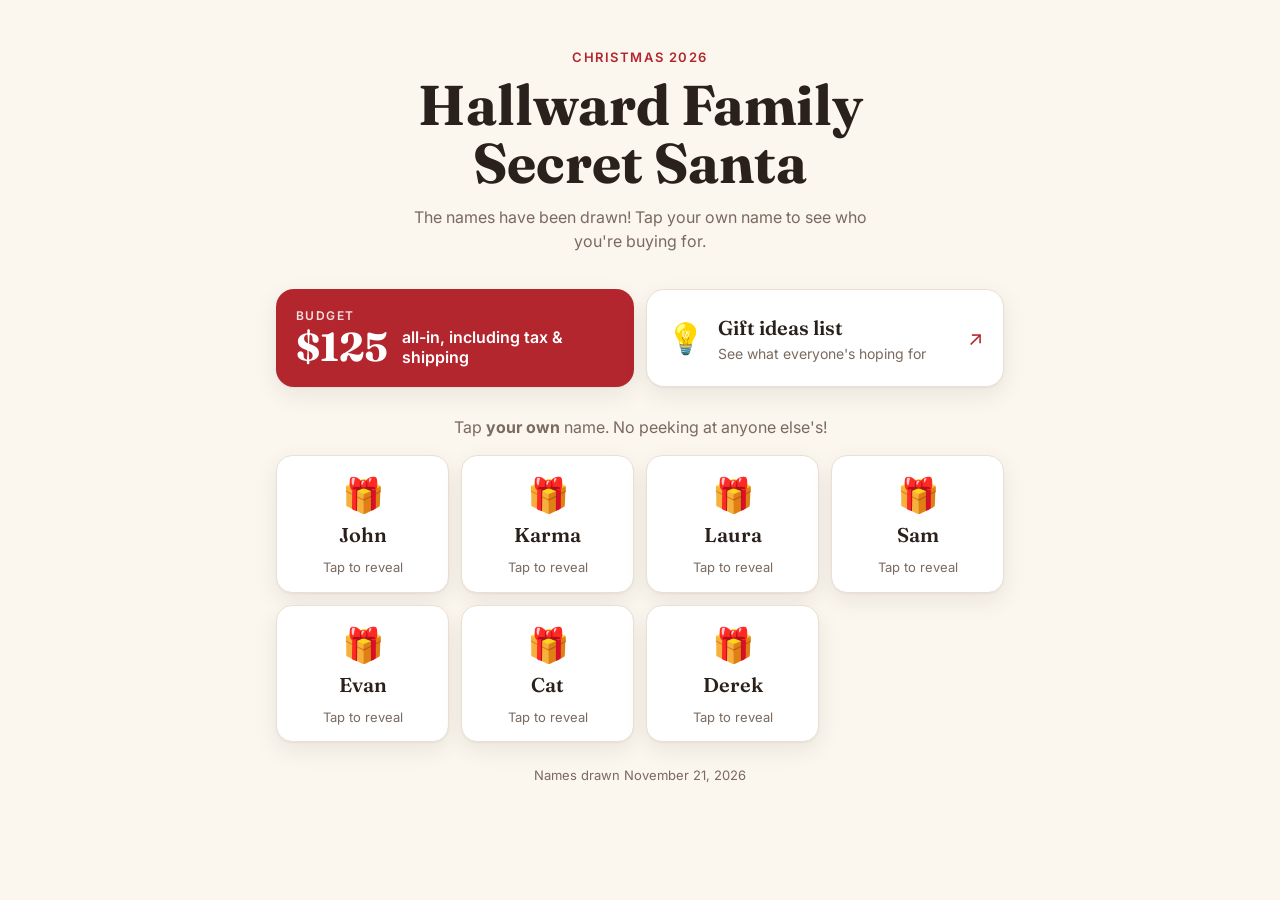
<file: index.html>
<!doctype html>
<html lang="en">
<head>
<meta charset="utf-8">
<meta name="viewport" content="width=device-width, initial-scale=1">
<!-- Keep this page out of Google and other search engines -->
<meta name="robots" content="noindex, nofollow, noarchive">
<title>Hallward Secret Santa</title>
<link rel="icon" href="favicon-32.png" type="image/png" sizes="32x32">
<link rel="icon" href="favicon.svg" type="image/svg+xml">
<link rel="apple-touch-icon" href="apple-touch-icon.png">
<link rel="preconnect" href="https://fonts.googleapis.com">
<link rel="preconnect" href="https://fonts.gstatic.com" crossorigin>
<link href="https://fonts.googleapis.com/css2?family=Fraunces:opsz,wght@9..144,500;9..144,700&family=Inter:wght@400;500;600&display=swap" rel="stylesheet">
<link rel="stylesheet" href="style.css">
</head>
<body>
<div class="snow" aria-hidden="true" id="snow"></div>

<main class="wrap">
  <header>
    <div class="eyebrow">Christmas 2026</div>
    <h1>Hallward Family<br>Secret Santa</h1>
    <p class="lede">The names have been drawn! Tap your own name to see who you're buying for.</p>
  </header>

  <section class="info" aria-label="Budget and gift ideas">
    <div class="budget">
      <span class="budget-label">Budget</span>
      <span class="budget-amount">$125</span>
      <span class="budget-note">all-in, including tax &amp; shipping</span>
    </div>
    <a class="ideas" href="https://docs.google.com/spreadsheets/d/1zIxaBFHF75YJzFsjh8y78kuQNwGyLvwgAu72ZeuieCU/edit?gid=0#gid=0" target="_blank" rel="noopener">
      <span class="ideas-icon" aria-hidden="true">💡</span>
      <span>
        <span class="ideas-title">Gift ideas list</span>
        <span class="ideas-sub">See what everyone's hoping for</span>
      </span>
      <span class="ideas-arrow" aria-hidden="true">↗</span>
    </a>
  </section>

  <!-- Shown when draw.js is missing or unreadable -->
  <section id="noDraw" hidden>
    <div class="panel center">
      <h2>The names haven't been drawn yet</h2>
      <p>Check back soon!</p>
    </div>
  </section>

  <section id="reveal" hidden>
    <p class="status">Tap <strong>your own</strong> name. No peeking at anyone else's!</p>
    <div class="grid" id="grid"></div>
    <p class="drawn-on" id="drawnOn"></p>
  </section>
</main>

<dialog id="dialog">
  <div class="modal" id="confirmStep">
    <div class="gift" style="font-size:44px">🎅</div>
    <h3>Are you <span id="confirmName"></span>?</h3>
    <p>Make sure nobody else is looking at your screen.</p>
    <div class="row">
      <button class="btn secondary small" id="cancelBtn">Not me</button>
      <button class="btn small" id="showBtn">Yes, show me</button>
    </div>
  </div>
  <div class="modal" id="resultStep" hidden>
    <p style="margin-bottom:4px"><span id="resultName"></span>, you're buying a gift for</p>
    <div class="target" id="resultTarget"></div>
    <p class="reminder">Remember: <strong>$125 all-in</strong>. Need inspiration? Check the
      <a href="https://docs.google.com/spreadsheets/d/1zIxaBFHF75YJzFsjh8y78kuQNwGyLvwgAu72ZeuieCU/edit?gid=0#gid=0" target="_blank" rel="noopener">gift ideas list</a>.</p>
    <div class="row">
      <button class="btn small" id="hideBtn">Got it, hide it</button>
    </div>
  </div>
</dialog>

<!-- The pre-made draw, created with setup.html -->
<script src="draw.js"></script>
<script>
  const $ = (id) => document.getElementById(id);

  const decode = (s) =>
    JSON.parse(decodeURIComponent(escape(atob(s.split('').reverse().join('')))));

  function loadDraw() {
    try {
      const data = decode(window.SECRET_SANTA_DRAW);
      const names = Object.keys(data.pairs || {});
      return names.length ? data : null;
    } catch (e) {
      return null;
    }
  }

  const draw = loadDraw();
  let current = null;

  function renderGrid() {
    $('grid').innerHTML = Object.keys(draw.pairs).map((name) => `
      <button class="card" data-name="${name}" aria-label="See who ${name} is buying for">
        <span class="gift">🎁</span>
        <span class="name">${name}</span>
        <span class="hint">Tap to reveal</span>
      </button>`).join('');
    const when = new Date(draw.created);
    if (!isNaN(when)) {
      $('drawnOn').textContent = 'Names drawn ' +
        when.toLocaleDateString(undefined, { month: 'long', day: 'numeric', year: 'numeric' });
    }
  }

  function openFor(name) {
    current = name;
    $('resultTarget').textContent = '';
    $('confirmName').textContent = name;
    $('confirmStep').hidden = false;
    $('resultStep').hidden = true;
    $('dialog').showModal();
    $('showBtn').focus();
  }

  function closeDialog() {
    $('dialog').close();
    $('resultTarget').textContent = '';
    current = null;
  }

  $('grid').addEventListener('click', (e) => {
    const card = e.target.closest('.card');
    if (card) openFor(card.dataset.name);
  });
  $('cancelBtn').addEventListener('click', closeDialog);
  $('showBtn').addEventListener('click', () => {
    $('resultName').textContent = current;
    $('resultTarget').textContent = draw.pairs[current];
    $('confirmStep').hidden = true;
    $('resultStep').hidden = false;
    $('hideBtn').focus();
  });
  $('hideBtn').addEventListener('click', closeDialog);
  // Wipe the revealed name whenever the dialog closes (button, Esc, back gesture...).
  // The close event can arrive late, so skip it if the dialog has already been reopened.
  $('dialog').addEventListener('close', () => {
    if ($('dialog').open) return;
    $('resultTarget').textContent = '';
    current = null;
  });

  if (draw) {
    renderGrid();
    $('reveal').hidden = false;
  } else {
    $('noDraw').hidden = false;
    document.querySelector('.lede').textContent = 'Tap your own name to see who you\'re buying for.';
  }
</script>
<script src="snow.js"></script>
</body>
</html>
</file>
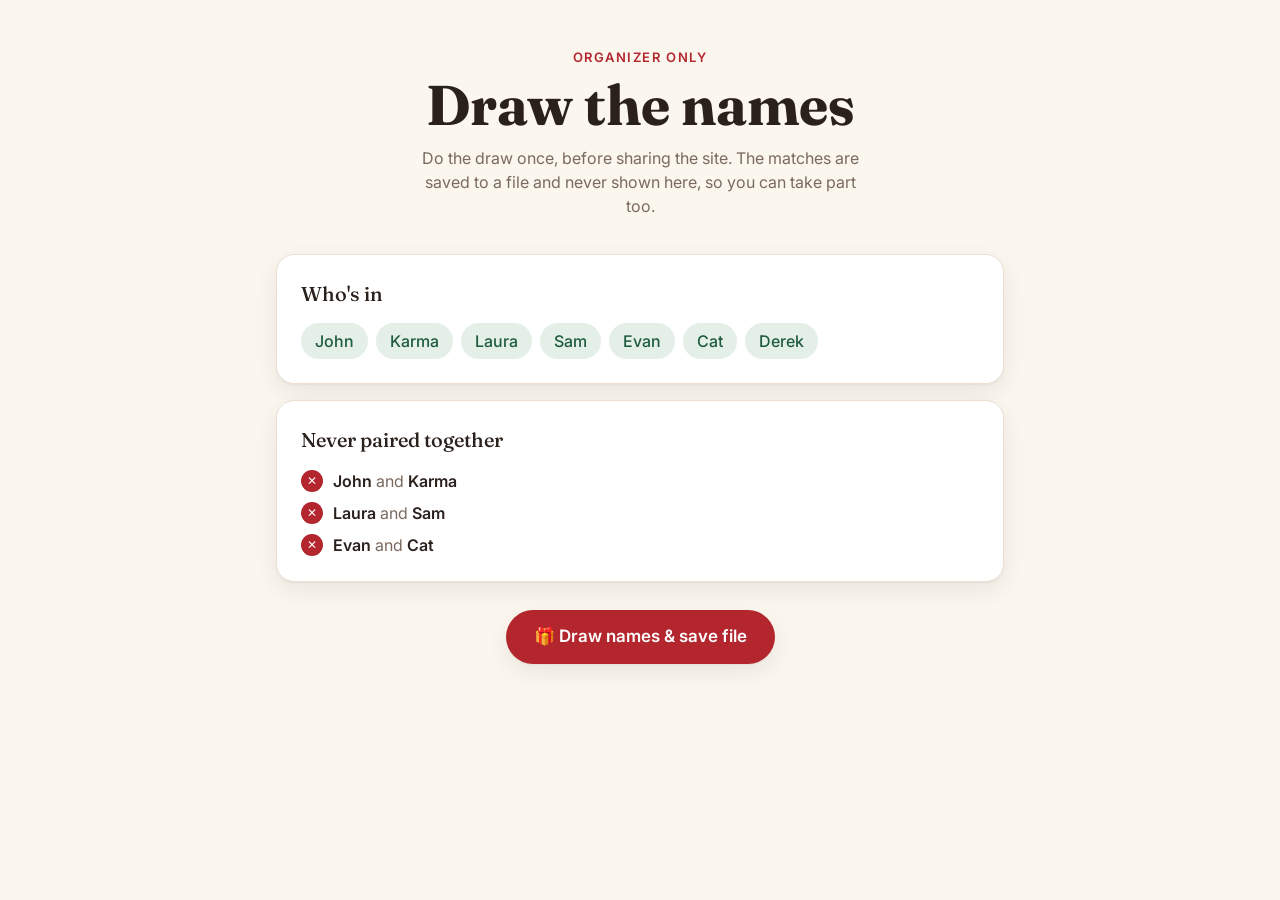
<file: setup.html>
<!doctype html>
<html lang="en">
<head>
<meta charset="utf-8">
<meta name="viewport" content="width=device-width, initial-scale=1">
<!-- Keep this page out of Google and other search engines -->
<meta name="robots" content="noindex, nofollow, noarchive">
<title>Secret Santa Setup</title>
<link rel="icon" href="favicon-32.png" type="image/png" sizes="32x32">
<link rel="icon" href="favicon.svg" type="image/svg+xml">
<link rel="apple-touch-icon" href="apple-touch-icon.png">
<link rel="preconnect" href="https://fonts.googleapis.com">
<link rel="preconnect" href="https://fonts.gstatic.com" crossorigin>
<link href="https://fonts.googleapis.com/css2?family=Fraunces:opsz,wght@9..144,500;9..144,700&family=Inter:wght@400;500;600&display=swap" rel="stylesheet">
<link rel="stylesheet" href="style.css">
</head>
<body>
<div class="snow" aria-hidden="true" id="snow"></div>

<main class="wrap">
  <header>
    <div class="eyebrow">Organizer only</div>
    <h1>Draw the names</h1>
    <p class="lede">Do the draw once, before sharing the site. The matches are saved to a file and never shown here, so you can take part too.</p>
  </header>

  <section id="before">
    <div class="panel">
      <h2>Who's in</h2>
      <div class="chips" id="chips"></div>
    </div>
    <div class="panel">
      <h2>Never paired together</h2>
      <ul class="rules" id="rules"></ul>
    </div>
    <div class="actions">
      <button class="btn" id="drawBtn">🎁 Draw names &amp; save file</button>
    </div>
  </section>

  <section id="after" hidden>
    <div class="panel">
      <h2>✅ Names drawn</h2>
      <p>Your browser just saved <code>draw.js</code> (check your Downloads folder). No matches were shown.</p>
      <ol class="steps">
        <li>Move <code>draw.js</code> into the same folder as <code>index.html</code>, replacing any old one.</li>
        <li>Commit and push it to GitHub. Pages updates within a minute or two.</li>
        <li>Send the family the site link. Everyone taps their own name.</li>
      </ol>
    </div>
    <div class="actions">
      <a class="btn secondary small" href="index.html" style="text-decoration:none">Open the reveal page</a>
      <button class="btn secondary small" id="againBtn">Draw again</button>
    </div>
  </section>
</main>

<script>
  // ---- Edit these to change the game -------------------------------------
  const PARTICIPANTS = ['John', 'Karma', 'Laura', 'Sam', 'Evan', 'Cat', 'Derek'];
  const NEVER_PAIRED = [['John', 'Karma'], ['Laura', 'Sam'], ['Evan', 'Cat']];
  // -------------------------------------------------------------------------

  const $ = (id) => document.getElementById(id);

  function allowed(giver, receiver) {
    if (giver === receiver) return false;
    return !NEVER_PAIRED.some((pair) => pair.includes(giver) && pair.includes(receiver));
  }

  function randomInt(n) {
    const buf = new Uint32Array(1);
    crypto.getRandomValues(buf);
    return buf[0] % n;
  }

  function shuffle(list) {
    const a = list.slice();
    for (let i = a.length - 1; i > 0; i--) {
      const j = randomInt(i + 1);
      [a[i], a[j]] = [a[j], a[i]];
    }
    return a;
  }

  // Shuffle until every pairing is allowed, so every valid outcome is equally likely.
  function drawNames() {
    for (let attempt = 0; attempt < 100000; attempt++) {
      const receivers = shuffle(PARTICIPANTS);
      if (PARTICIPANTS.every((g, i) => allowed(g, receivers[i]))) {
        return Object.fromEntries(PARTICIPANTS.map((g, i) => [g, receivers[i]]));
      }
    }
    throw new Error('No valid draw is possible with these rules.');
  }

  // Lightly scrambled (base64, reversed) so the file isn't readable at a glance.
  // This is not encryption: anyone determined can decode it.
  const encode = (obj) =>
    btoa(unescape(encodeURIComponent(JSON.stringify(obj)))).split('').reverse().join('');

  function download(filename, text) {
    const url = URL.createObjectURL(new Blob([text], { type: 'text/javascript' }));
    const a = document.createElement('a');
    a.href = url;
    a.download = filename;
    document.body.appendChild(a);
    a.click();
    a.remove();
    setTimeout(() => URL.revokeObjectURL(url), 1000);
  }

  function makeDrawFile() {
    const pairs = drawNames();
    const payload = { created: new Date().toISOString(), pairs };
    return [
      '// Hallward family Secret Santa draw. Generated by setup.html.',
      '// Lightly scrambled so nobody sees the matches by accident. Please don\'t decode it!',
      `window.SECRET_SANTA_DRAW = "${encode(payload)}";`,
      ''
    ].join('\n');
  }

  $('chips').innerHTML = PARTICIPANTS.map((p) => `<span class="chip">${p}</span>`).join('');
  $('rules').innerHTML = NEVER_PAIRED
    .map(([a, b]) => `<li><span class="x">✕</span><span><strong>${a}</strong> and <strong>${b}</strong></span></li>`)
    .join('');

  $('drawBtn').addEventListener('click', () => {
    download('draw.js', makeDrawFile());
    $('before').hidden = true;
    $('after').hidden = false;
  });

  $('againBtn').addEventListener('click', () => {
    if (!confirm('Make a brand-new draw? You\'ll need to replace draw.js on the site with the new file.')) return;
    download('draw.js', makeDrawFile());
  });
</script>
<script src="snow.js"></script>
</body>
</html>
</file>
<file: style.css>
:root {
  --bg: #fbf6ee;
  --surface: #ffffff;
  --ink: #2b211c;
  --muted: #7a6a5f;
  --line: #eadfd2;
  --red: #b3262e;
  --red-ink: #ffffff;
  --green: #1f5c3f;
  --green-soft: #e3efe7;
  --gold: #c9973a;
  --shadow: 0 1px 2px rgba(43, 33, 28, .06), 0 8px 24px rgba(43, 33, 28, .08);
  --snow: rgba(179, 38, 46, .18);
}
@media (prefers-color-scheme: dark) {
  :root {
    --bg: #15110f;
    --surface: #201a17;
    --ink: #f4ece3;
    --muted: #a8988b;
    --line: #342a25;
    --red: #e0545b;
    --red-ink: #1a0f0f;
    --green: #6cbf93;
    --green-soft: #1d2e25;
    --gold: #e0b458;
    --shadow: 0 1px 2px rgba(0, 0, 0, .3), 0 8px 24px rgba(0, 0, 0, .35);
    --snow: rgba(255, 255, 255, .22);
  }
}

* { box-sizing: border-box; }
html, body { margin: 0; }
html { -webkit-text-size-adjust: 100%; text-size-adjust: 100%; }
/* Stop the page behind an open dialog from scrolling on phones */
html:has(dialog[open]) { overflow: hidden; }
a, button { -webkit-tap-highlight-color: transparent; touch-action: manipulation; }
body {
  background: var(--bg);
  color: var(--ink);
  font: 16px/1.5 Inter, system-ui, -apple-system, "Segoe UI", sans-serif;
  min-height: 100vh;
  overflow-x: hidden;
}
.wrap { max-width: 760px; margin: 0 auto; padding: 48px 16px 64px; position: relative; z-index: 1; }

header { text-align: center; margin-bottom: 36px; }
.eyebrow { color: var(--red); font-weight: 600; letter-spacing: .12em; text-transform: uppercase; font-size: 13px; }
h1 {
  font-family: Fraunces, Georgia, serif; font-weight: 700;
  font-size: clamp(34px, 7vw, 56px); line-height: 1.05; margin: 8px 0 12px;
}
.lede { color: var(--muted); max-width: 46ch; margin: 0 auto; }

.panel {
  background: var(--surface); border: 1px solid var(--line); border-radius: 18px;
  box-shadow: var(--shadow); padding: 24px;
}
.panel + .panel { margin-top: 16px; }
.panel.center { text-align: center; }
.panel p { margin: 0 0 10px; color: var(--muted); }
.panel p:last-child { margin-bottom: 0; }
h2 { font-family: Fraunces, Georgia, serif; font-weight: 500; font-size: 20px; margin: 0 0 14px; }
code { background: var(--green-soft); color: var(--green); padding: 1px 6px; border-radius: 6px; font-size: .92em; }

.chips { display: flex; flex-wrap: wrap; gap: 8px; }
.chip { padding: 6px 14px; border-radius: 999px; background: var(--green-soft); color: var(--green); font-weight: 500; }
.rules { list-style: none; padding: 0; margin: 0; display: grid; gap: 8px; }
.rules li { display: flex; align-items: center; gap: 10px; color: var(--muted); }
.rules strong { color: var(--ink); font-weight: 600; }
.rules .x {
  width: 22px; height: 22px; border-radius: 50%; display: inline-grid; place-items: center;
  background: var(--red); color: var(--red-ink); font-size: 12px; font-weight: 700; flex: none;
}
.steps { margin: 0; padding-left: 22px; color: var(--muted); display: grid; gap: 6px; }
.steps strong { color: var(--ink); }

.actions { display: flex; justify-content: center; gap: 12px; flex-wrap: wrap; margin-top: 28px; }
button { font: inherit; cursor: pointer; border: 0; }
.btn {
  background: var(--red); color: var(--red-ink); font-weight: 600; font-size: 17px;
  padding: 14px 28px; border-radius: 999px; box-shadow: var(--shadow);
  transition: transform .15s ease, filter .15s ease;
}
.btn:active { transform: scale(.97); }
.btn.secondary { background: transparent; color: var(--ink); border: 1px solid var(--line); box-shadow: none; }
.btn.small { font-size: 15px; padding: 10px 20px; }
:focus-visible { outline: 3px solid var(--gold); outline-offset: 2px; }

.info { display: grid; grid-template-columns: 1fr 1fr; gap: 12px; margin-bottom: 28px; }
@media (max-width: 560px) { .info { grid-template-columns: 1fr; } }
.budget {
  background: var(--red); color: var(--red-ink); border-radius: 18px; padding: 18px 20px;
  box-shadow: var(--shadow); display: grid; grid-template-columns: auto 1fr; align-items: center;
  column-gap: 14px;
}
.budget-label {
  grid-column: 1 / -1; font-size: 12px; font-weight: 600; letter-spacing: .12em; text-transform: uppercase; opacity: .85;
}
.budget-amount { font-family: Fraunces, Georgia, serif; font-weight: 700; font-size: 40px; line-height: 1.1; }
.budget-note { font-weight: 600; line-height: 1.25; }
.ideas {
  background: var(--surface); border: 1px solid var(--line); border-radius: 18px; padding: 18px 20px;
  box-shadow: var(--shadow); color: inherit; text-decoration: none;
  display: flex; align-items: center; gap: 14px; transition: transform .15s ease;
}
.ideas:active { transform: scale(.98); }
.ideas-icon { font-size: 30px; line-height: 1; }
.ideas-title { display: block; font-family: Fraunces, Georgia, serif; font-weight: 600; font-size: 20px; }
.ideas-sub { display: block; font-size: 14px; color: var(--muted); }
.ideas-arrow { margin-left: auto; font-size: 20px; color: var(--red); }
.modal .reminder { font-size: 14px; margin: -8px 0 22px; }
.modal .reminder strong { color: var(--ink); }
.modal .reminder a { color: var(--red); }

.status { text-align: center; margin: 0 0 16px; color: var(--muted); }
.drawn-on { text-align: center; margin-top: 24px; font-size: 13px; color: var(--muted); }

.grid { display: grid; grid-template-columns: repeat(auto-fill, minmax(150px, 1fr)); gap: 12px; }
.card {
  background: var(--surface); border: 1px solid var(--line); border-radius: 16px;
  padding: 22px 12px 14px; text-align: center; box-shadow: var(--shadow);
  color: inherit; display: flex; flex-direction: column; align-items: center; gap: 8px; width: 100%;
  transition: transform .15s ease;
}
.card:active { transform: scale(.97); }
.gift { font-size: 34px; line-height: 1; transition: transform .2s ease; }

/* Hover effects only on devices with a real mouse, so they don't get "stuck" after a tap on phones */
@media (hover: hover) {
  .btn:hover { filter: brightness(1.06); transform: translateY(-1px); }
  .ideas:hover, .card:hover { transform: translateY(-2px); }
  .card:hover .gift { transform: rotate(-8deg) scale(1.08); }
}
.card .name { font-family: Fraunces, Georgia, serif; font-weight: 600; font-size: 20px; }
.card .hint { font-size: 13px; color: var(--muted); }

dialog {
  border: 0; padding: 0; border-radius: 22px; background: var(--surface); color: var(--ink);
  width: min(420px, calc(100vw - 32px)); max-height: calc(100dvh - 32px); overflow-y: auto;
  box-shadow: 0 24px 64px rgba(0, 0, 0, .3);
}
dialog::backdrop { background: rgba(20, 14, 12, .6); backdrop-filter: blur(4px); }
.modal { padding: 32px 24px 24px; text-align: center; }
.modal h3 { font-family: Fraunces, Georgia, serif; font-weight: 500; font-size: 24px; margin: 0 0 8px; }
.modal p { color: var(--muted); margin: 0 0 22px; }
.modal .row { display: flex; gap: 10px; justify-content: center; flex-wrap: wrap; }
.target {
  font-family: Fraunces, Georgia, serif; font-weight: 700; font-size: clamp(40px, 12vw, 60px);
  color: var(--red); line-height: 1.1; margin: 6px 0 24px; animation: pop .45s cubic-bezier(.2, 1.4, .4, 1);
  overflow-wrap: anywhere;
}

/* Phones */
@media (max-width: 560px) {
  .wrap { padding-top: 28px; padding-bottom: 40px; }
  header { margin-bottom: 24px; }
  .info { margin-bottom: 22px; }
  .budget, .ideas { padding: 16px; }
  .grid { grid-template-columns: repeat(2, minmax(0, 1fr)); gap: 10px; }
  /* Centre a leftover card on the last row */
  .grid .card:last-child:nth-child(odd) { grid-column: 1 / -1; justify-self: center; width: calc(50% - 5px); }
  .card { padding: 18px 8px 12px; }
  .card .name { font-size: 18px; }
  .modal { padding: 28px 18px 20px; }
  .modal .row .btn { flex: 1 1 auto; }
}
@keyframes pop { from { transform: scale(.6); opacity: 0; } to { transform: scale(1); opacity: 1; } }

.snow { position: fixed; inset: 0; pointer-events: none; z-index: 0; overflow: hidden; }
.snow span {
  position: absolute; top: -12px; border-radius: 50%; background: var(--snow);
  animation: fall linear infinite;
}
@keyframes fall { to { transform: translate3d(var(--drift), 105vh, 0); } }
@media (prefers-reduced-motion: reduce) {
  .snow { display: none; }
  .target { animation: none; }
}

[hidden] { display: none !important; }
</file>
